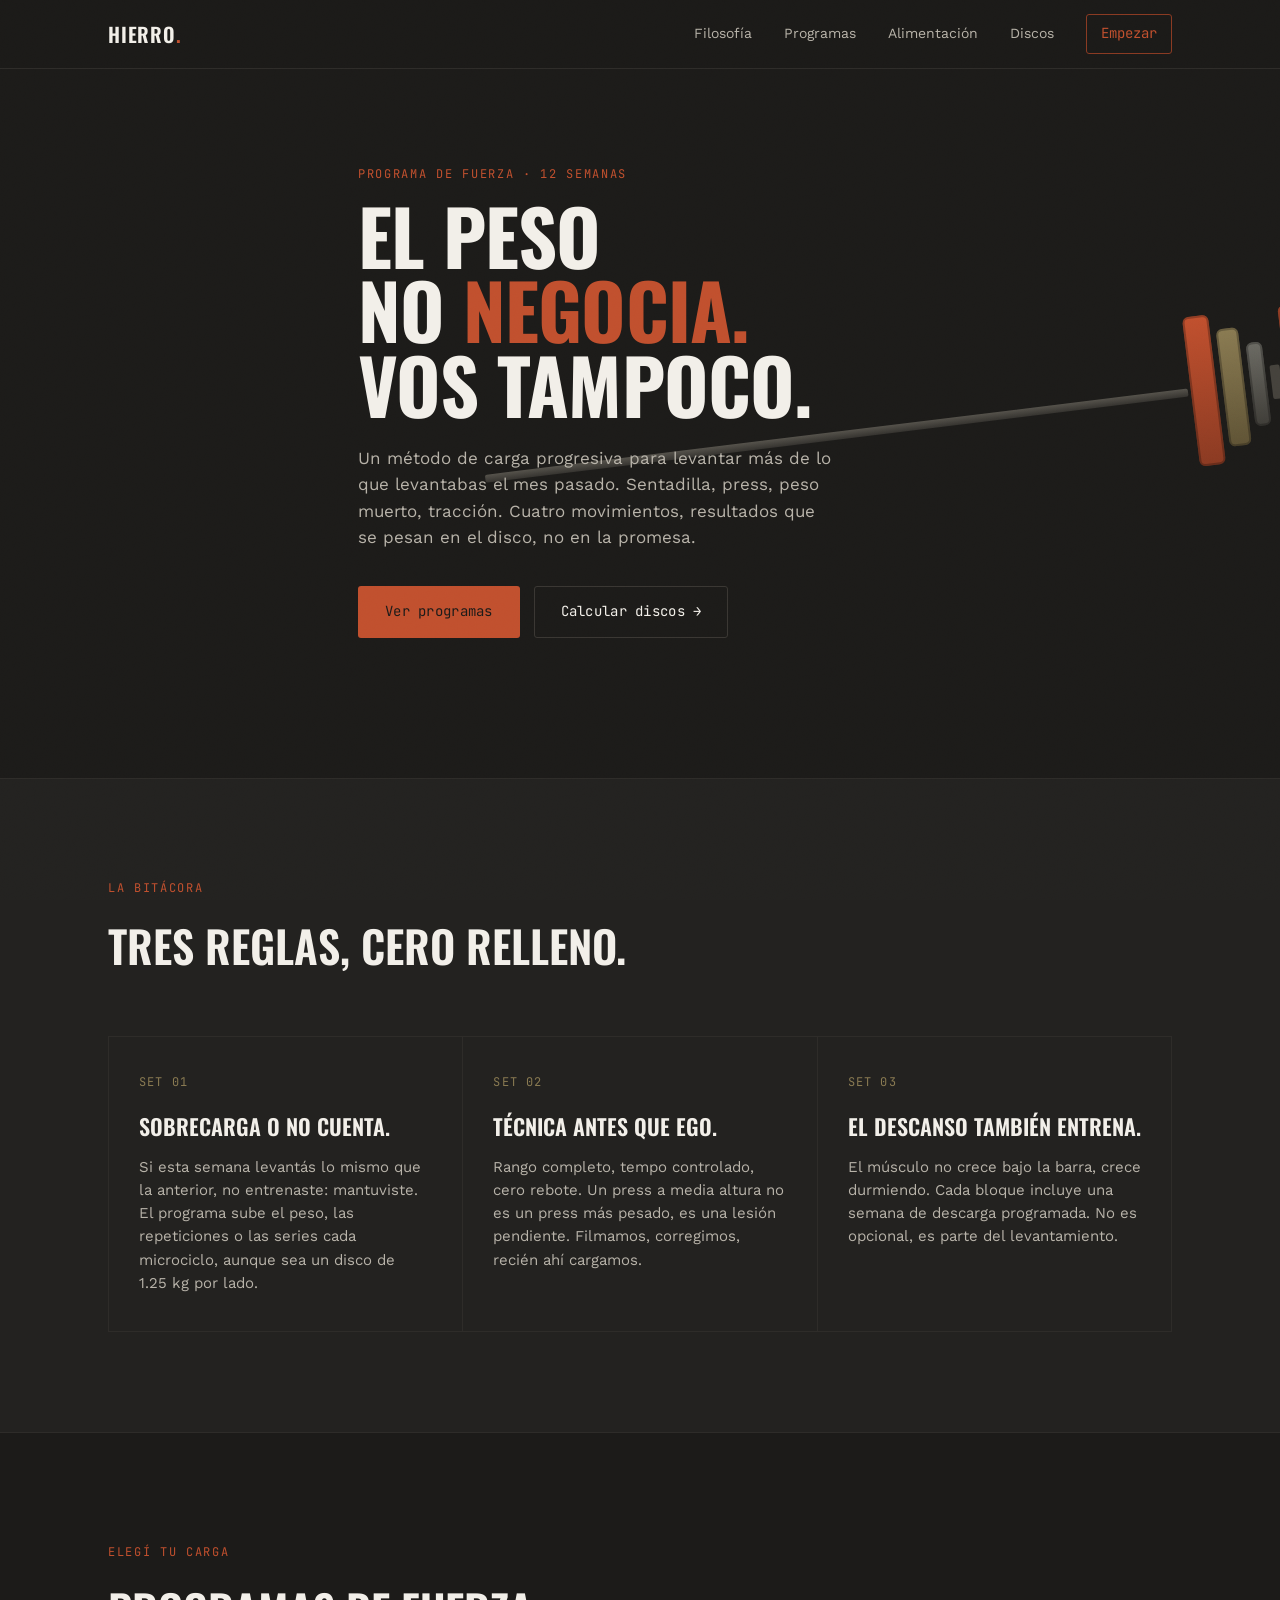
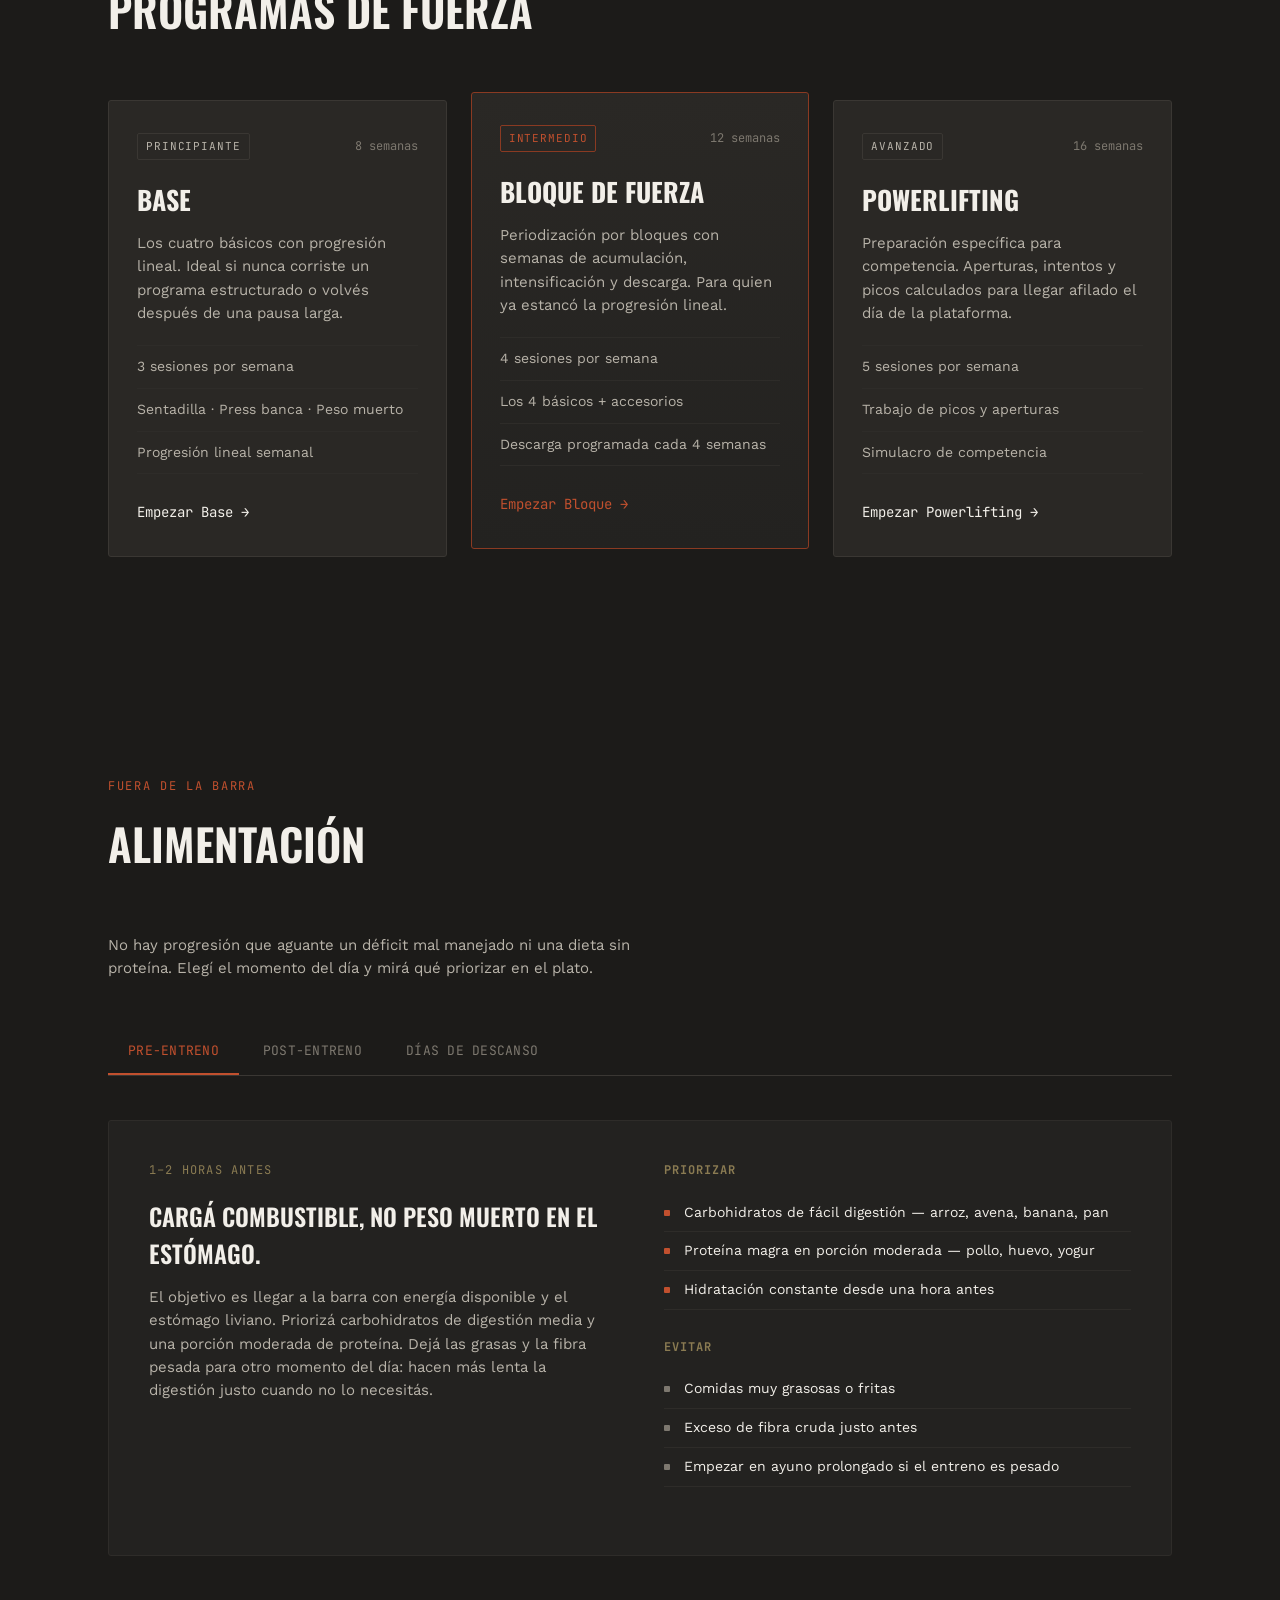
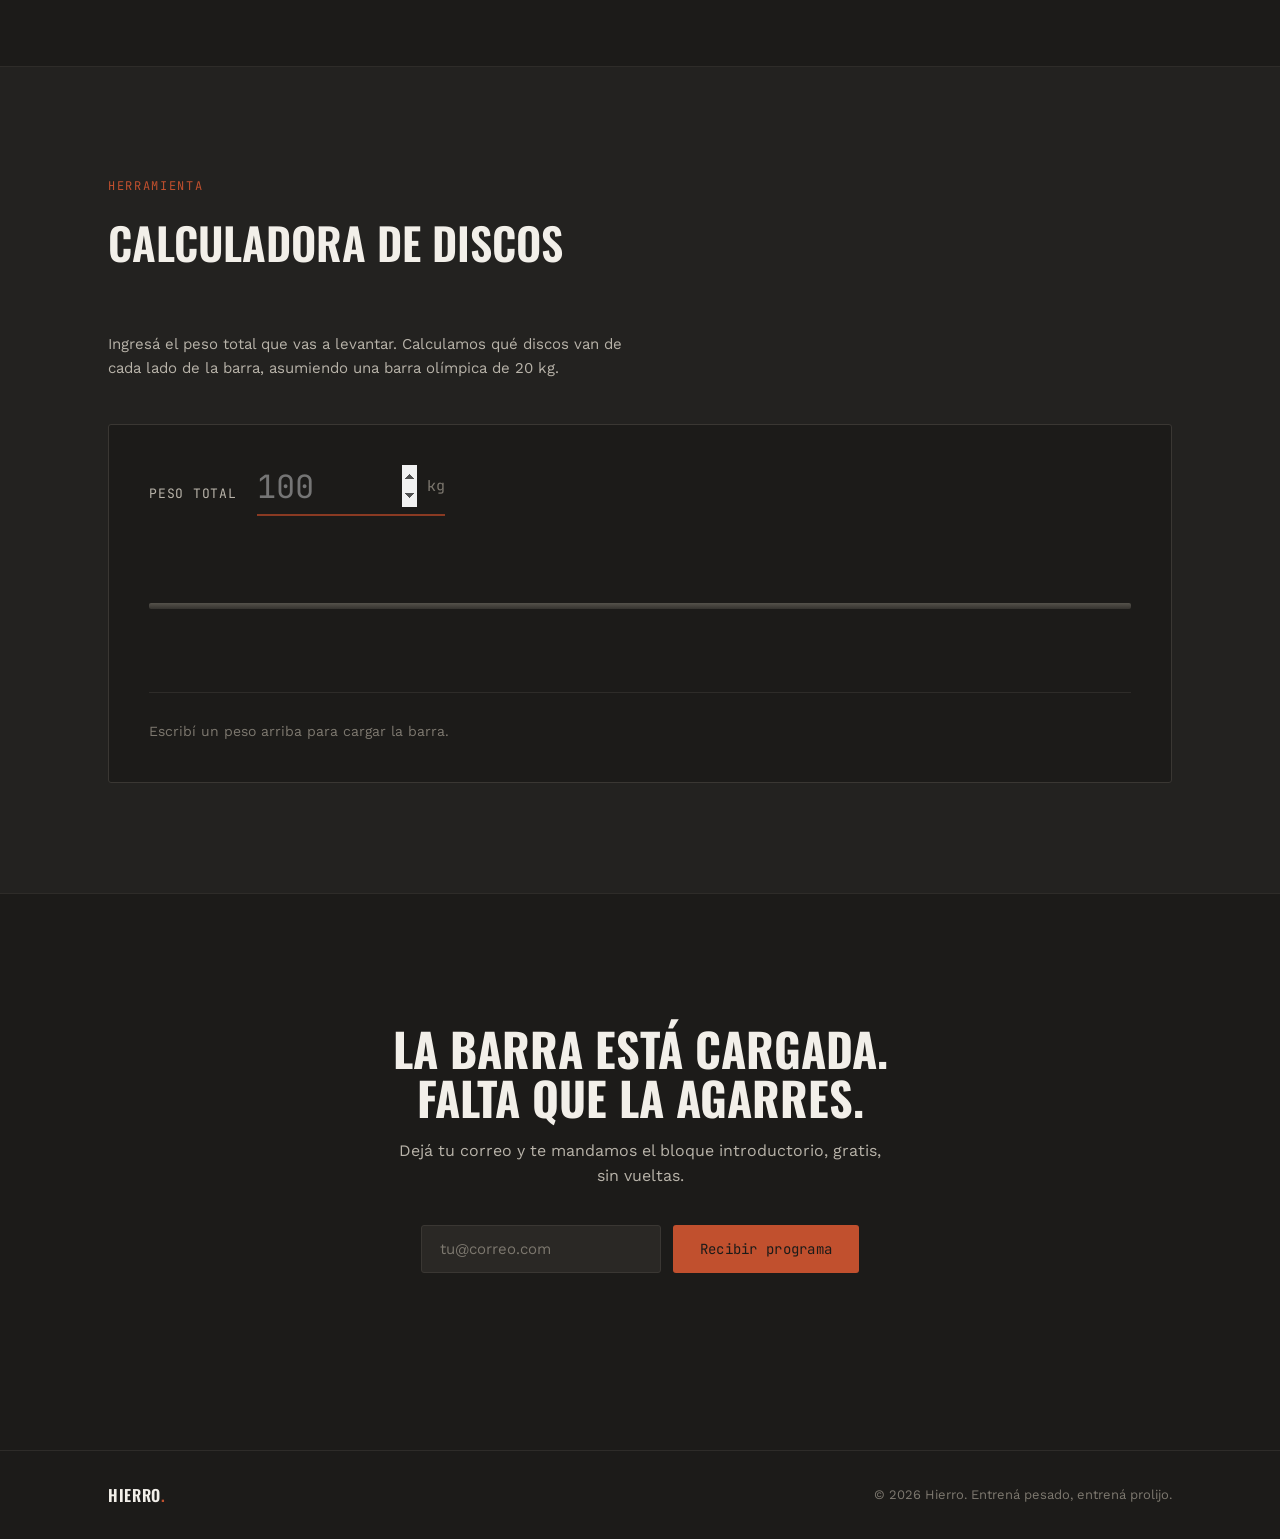
<file: docs/Semana 1/index.html>
<!doctype html>
<html lang="es">
  <head>
    <meta charset="UTF-8" />
    <meta name="viewport" content="width=device-width, initial-scale=1.0" />
    <title>HIERRO — Entrenamiento de fuerza</title>
    <meta
      name="description"
      content="Programas de fuerza progresiva. Sin atajos, sin humo. Solo hierro, series y disciplina."
    />
    <link rel="preconnect" href="https://fonts.googleapis.com" />
    <link rel="preconnect" href="https://fonts.gstatic.com" crossorigin />
    <link
      href="https://fonts.googleapis.com/css2?family=Oswald:wght@400;500;600;700&family=Work+Sans:wght@400;500;600&family=JetBrains+Mono:wght@400;500;700&display=swap"
      rel="stylesheet"
    />
    <link rel="stylesheet" href="styles.css" />
  </head>
  <body>
    <div class="grain"></div>

    <header class="site-header">
      <div class="wrap header-inner">
        <a href="#top" class="logo">HIERRO<span class="logo-dot">.</span></a>
        <nav class="nav">
          <a href="#filosofia">Filosofía</a>
          <a href="#programas">Programas</a>
          <a href="#alimentacion">Alimentación</a>
          <a href="#calculadora">Discos</a>
          <a href="#contacto" class="nav-cta">Empezar</a>
        </nav>
        <button
          class="nav-toggle"
          id="navToggle"
          aria-label="Abrir menú"
          aria-expanded="false"
        >
          <span></span><span></span><span></span>
        </button>
      </div>
    </header>

    <main id="top">
      <!-- HERO -->
      <section class="hero">
        <div class="wrap hero-inner">
          <p class="eyebrow">Programa de fuerza · 12 semanas</p>
          <h1 class="hero-title">
            El peso<br />
            no <span class="ink-rust">negocia.</span><br />
            vos tampoco.
          </h1>
          <p class="hero-sub">
            Un método de carga progresiva para levantar más de lo que levantabas
            el mes pasado. Sentadilla, press, peso muerto, tracción. Cuatro
            movimientos, resultados que se pesan en el disco, no en la promesa.
          </p>
          <div class="hero-actions">
            <a href="#programas" class="btn btn-primary">Ver programas</a>
            <a href="#calculadora" class="btn btn-ghost">Calcular discos →</a>
          </div>
        </div>

        <div class="barbell-rig" aria-hidden="true">
          <div class="bar"></div>
          <div class="sleeve sleeve-left">
            <div class="plate plate-45" style="--d: 1"></div>
            <div class="plate plate-25" style="--d: 2"></div>
            <div class="plate plate-10" style="--d: 3"></div>
            <div class="collar"></div>
          </div>
          <div class="sleeve sleeve-right">
            <div class="collar"></div>
            <div class="plate plate-10" style="--d: 3"></div>
            <div class="plate plate-25" style="--d: 2"></div>
            <div class="plate plate-45" style="--d: 1"></div>
          </div>
        </div>
      </section>

      <!-- FILOSOFIA -->
      <section class="filosofia" id="filosofia">
        <div class="wrap">
          <p class="eyebrow">La bitácora</p>
          <h2 class="section-title">Tres reglas, cero relleno.</h2>

          <div class="log">
            <article class="log-entry">
              <span class="log-mark">SET 01</span>
              <h3>Sobrecarga o no cuenta.</h3>
              <p>
                Si esta semana levantás lo mismo que la anterior, no entrenaste:
                mantuviste. El programa sube el peso, las repeticiones o las
                series cada microciclo, aunque sea un disco de 1.25&nbsp;kg por
                lado.
              </p>
            </article>
            <article class="log-entry">
              <span class="log-mark">SET 02</span>
              <h3>Técnica antes que ego.</h3>
              <p>
                Rango completo, tempo controlado, cero rebote. Un press a media
                altura no es un press más pesado, es una lesión pendiente.
                Filmamos, corregimos, recién ahí cargamos.
              </p>
            </article>
            <article class="log-entry">
              <span class="log-mark">SET 03</span>
              <h3>El descanso también entrena.</h3>
              <p>
                El músculo no crece bajo la barra, crece durmiendo. Cada bloque
                incluye una semana de descarga programada. No es opcional, es
                parte del levantamiento.
              </p>
            </article>
          </div>
        </div>
      </section>

      <!-- PROGRAMAS -->
      <section class="programas" id="programas">
        <div class="wrap">
          <p class="eyebrow">Elegí tu carga</p>
          <h2 class="section-title">Programas de fuerza</h2>

          <div class="cards">
            <article class="card">
              <div class="card-top">
                <span class="card-tag">Principiante</span>
                <span class="card-weeks">8 semanas</span>
              </div>
              <h3>Base</h3>
              <p>
                Los cuatro básicos con progresión lineal. Ideal si nunca
                corriste un programa estructurado o volvés después de una pausa
                larga.
              </p>
              <ul class="card-list">
                <li>3 sesiones por semana</li>
                <li>Sentadilla · Press banca · Peso muerto</li>
                <li>Progresión lineal semanal</li>
              </ul>
              <a href="#contacto" class="card-link">Empezar Base →</a>
            </article>

            <article class="card card-featured">
              <div class="card-top">
                <span class="card-tag card-tag-rust">Intermedio</span>
                <span class="card-weeks">12 semanas</span>
              </div>
              <h3>Bloque de Fuerza</h3>
              <p>
                Periodización por bloques con semanas de acumulación,
                intensificación y descarga. Para quien ya estancó la progresión
                lineal.
              </p>
              <ul class="card-list">
                <li>4 sesiones por semana</li>
                <li>Los 4 básicos + accesorios</li>
                <li>Descarga programada cada 4 semanas</li>
              </ul>
              <a href="#contacto" class="card-link card-link-rust"
                >Empezar Bloque →</a
              >
            </article>

            <article class="card">
              <div class="card-top">
                <span class="card-tag">Avanzado</span>
                <span class="card-weeks">16 semanas</span>
              </div>
              <h3>Powerlifting</h3>
              <p>
                Preparación específica para competencia. Aperturas, intentos y
                picos calculados para llegar afilado el día de la plataforma.
              </p>
              <ul class="card-list">
                <li>5 sesiones por semana</li>
                <li>Trabajo de picos y aperturas</li>
                <li>Simulacro de competencia</li>
              </ul>
              <a href="#contacto" class="card-link">Empezar Powerlifting →</a>
            </article>
          </div>
        </div>
      </section>

      <!-- ALIMENTACIÓN -->
      <section class="alimentacion" id="alimentacion">
        <div class="wrap">
          <p class="eyebrow">Fuera de la barra</p>
          <h2 class="section-title">Alimentación</h2>
          <p class="alim-sub">
            No hay progresión que aguante un déficit mal manejado ni una dieta
            sin proteína. Elegí el momento del día y mirá qué priorizar en el
            plato.
          </p>

          <div
            class="nutri-tabs"
            role="tablist"
            aria-label="Momentos de alimentación"
          >
            <button
              class="nutri-tab active"
              role="tab"
              aria-selected="true"
              aria-controls="panel-pre"
              id="tab-pre"
              data-target="panel-pre"
            >
              Pre-entreno
            </button>
            <button
              class="nutri-tab"
              role="tab"
              aria-selected="false"
              aria-controls="panel-post"
              id="tab-post"
              data-target="panel-post"
            >
              Post-entreno
            </button>
            <button
              class="nutri-tab"
              role="tab"
              aria-selected="false"
              aria-controls="panel-descanso"
              id="tab-descanso"
              data-target="panel-descanso"
            >
              Días de descanso
            </button>
          </div>

          <div class="nutri-panels">
            <div
              class="nutri-panel active"
              id="panel-pre"
              role="tabpanel"
              aria-labelledby="tab-pre"
            >
              <div class="nutri-panel-grid">
                <div class="nutri-col">
                  <span class="log-mark">1–2 HORAS ANTES</span>
                  <h3>Cargá combustible, no peso muerto en el estómago.</h3>
                  <p>
                    El objetivo es llegar a la barra con energía disponible y el
                    estómago liviano. Priorizá carbohidratos de digestión media
                    y una porción moderada de proteína. Dejá las grasas y la
                    fibra pesada para otro momento del día: hacen más lenta la
                    digestión justo cuando no lo necesitás.
                  </p>
                </div>
                <div class="nutri-col">
                  <h4>Priorizar</h4>
                  <ul class="nutri-list">
                    <li>
                      Carbohidratos de fácil digestión — arroz, avena, banana,
                      pan
                    </li>
                    <li>
                      Proteína magra en porción moderada — pollo, huevo, yogur
                    </li>
                    <li>Hidratación constante desde una hora antes</li>
                  </ul>
                  <h4>Evitar</h4>
                  <ul class="nutri-list nutri-list-avoid">
                    <li>Comidas muy grasosas o fritas</li>
                    <li>Exceso de fibra cruda justo antes</li>
                    <li>Empezar en ayuno prolongado si el entreno es pesado</li>
                  </ul>
                </div>
              </div>
            </div>

            <div
              class="nutri-panel"
              id="panel-post"
              role="tabpanel"
              aria-labelledby="tab-post"
              hidden
            >
              <div class="nutri-panel-grid">
                <div class="nutri-col">
                  <span class="log-mark">DENTRO DE LAS 2 HORAS</span>
                  <h3>La sesión rompe fibra, la comida la reconstruye.</h3>
                  <p>
                    Después de entrenar el cuerpo está listo para reponer
                    glucógeno y reparar tejido. No hace falta un batido
                    corriendo al vestuario, pero sí una comida completa dentro
                    de las dos horas siguientes, con proteína de buena calidad y
                    carbohidratos que repongan lo que se gastó en la sesión.
                  </p>
                </div>
                <div class="nutri-col">
                  <h4>Priorizar</h4>
                  <ul class="nutri-list">
                    <li>
                      Proteína completa — carne, pescado, huevo, legumbres +
                      cereal
                    </li>
                    <li>
                      Carbohidratos para reponer glucógeno — papa, arroz, fruta
                    </li>
                    <li>Reposición de líquidos y electrolitos</li>
                  </ul>
                  <h4>Evitar</h4>
                  <ul class="nutri-list nutri-list-avoid">
                    <li>
                      Saltear la comida siguiente esperando "compensar" calorías
                    </li>
                    <li>
                      Alcohol en las horas inmediatas — interfiere con la
                      recuperación
                    </li>
                  </ul>
                </div>
              </div>
            </div>

            <div
              class="nutri-panel"
              id="panel-descanso"
              role="tabpanel"
              aria-labelledby="tab-descanso"
              hidden
            >
              <div class="nutri-panel-grid">
                <div class="nutri-col">
                  <span class="log-mark">SIN SESIÓN HOY</span>
                  <h3>El día libre también construye fuerza.</h3>
                  <p>
                    Los días sin entreno no son días de aflojar con la comida:
                    son cuando el cuerpo repara lo que rompiste en la sesión
                    anterior. Mantené la proteína estable a lo largo del día y
                    ajustá los carbohidratos un poco a la baja si el gasto de
                    energía fue menor, sin volverte obsesivo con el número.
                  </p>
                </div>
                <div class="nutri-col">
                  <h4>Priorizar</h4>
                  <ul class="nutri-list">
                    <li>
                      Proteína repartida en 3–4 comidas, no toda de una vez
                    </li>
                    <li>
                      Vegetales y fibra — el día libre es para lo que no
                      priorizaste antes
                    </li>
                    <li>
                      Sueño y agua, tan parte de la dieta como la comida misma
                    </li>
                  </ul>
                  <h4>Evitar</h4>
                  <ul class="nutri-list nutri-list-avoid">
                    <li>Pasar el día entero sin comer "porque no entrené"</li>
                    <li>
                      Recortar tanto que llegás a la próxima sesión sin reservas
                    </li>
                  </ul>
                </div>
              </div>
            </div>
          </div>
        </div>
      </section>

      <!-- CALCULADORA DE DISCOS -->
      <section class="calculadora" id="calculadora">
        <div class="wrap">
          <p class="eyebrow">Herramienta</p>
          <h2 class="section-title">Calculadora de discos</h2>
          <p class="calc-sub">
            Ingresá el peso total que vas a levantar. Calculamos qué discos van
            de cada lado de la barra, asumiendo una barra olímpica de
            20&nbsp;kg.
          </p>

          <div class="calc-box">
            <div class="calc-input-row">
              <label for="targetWeight">Peso total</label>
              <div class="calc-input-wrap">
                <input
                  type="number"
                  id="targetWeight"
                  inputmode="decimal"
                  placeholder="100"
                  min="20"
                  step="2.5"
                />
                <span class="calc-unit">kg</span>
              </div>
            </div>

            <div class="calc-visual" id="calcVisual" aria-hidden="true">
              <div class="calc-bar-line"></div>
            </div>

            <div class="calc-result" id="calcResult">
              <p class="calc-hint">
                Escribí un peso arriba para cargar la barra.
              </p>
            </div>
          </div>
        </div>
      </section>

      <!-- CTA / CONTACTO -->
      <section class="cta" id="contacto">
        <div class="wrap cta-inner">
          <h2 class="cta-title">
            La barra está cargada.<br />Falta que la agarres.
          </h2>
          <p class="cta-sub">
            Dejá tu correo y te mandamos el bloque introductorio, gratis, sin
            vueltas.
          </p>
          <form class="cta-form" id="ctaForm">
            <input
              type="email"
              id="ctaEmail"
              placeholder="tu@correo.com"
              required
              aria-label="Correo electrónico"
            />
            <button type="submit" class="btn btn-primary">
              Recibir programa
            </button>
          </form>
          <p class="cta-note" id="ctaNote" aria-live="polite"></p>
        </div>
      </section>
    </main>

    <footer class="site-footer">
      <div class="wrap footer-inner">
        <span class="logo logo-small"
          >HIERRO<span class="logo-dot">.</span></span
        >
        <p>
          © <span id="year"></span> Hierro. Entrená pesado, entrená prolijo.
        </p>
      </div>
    </footer>

    <script src="script.js"></script>
  </body>
</html>
</file>
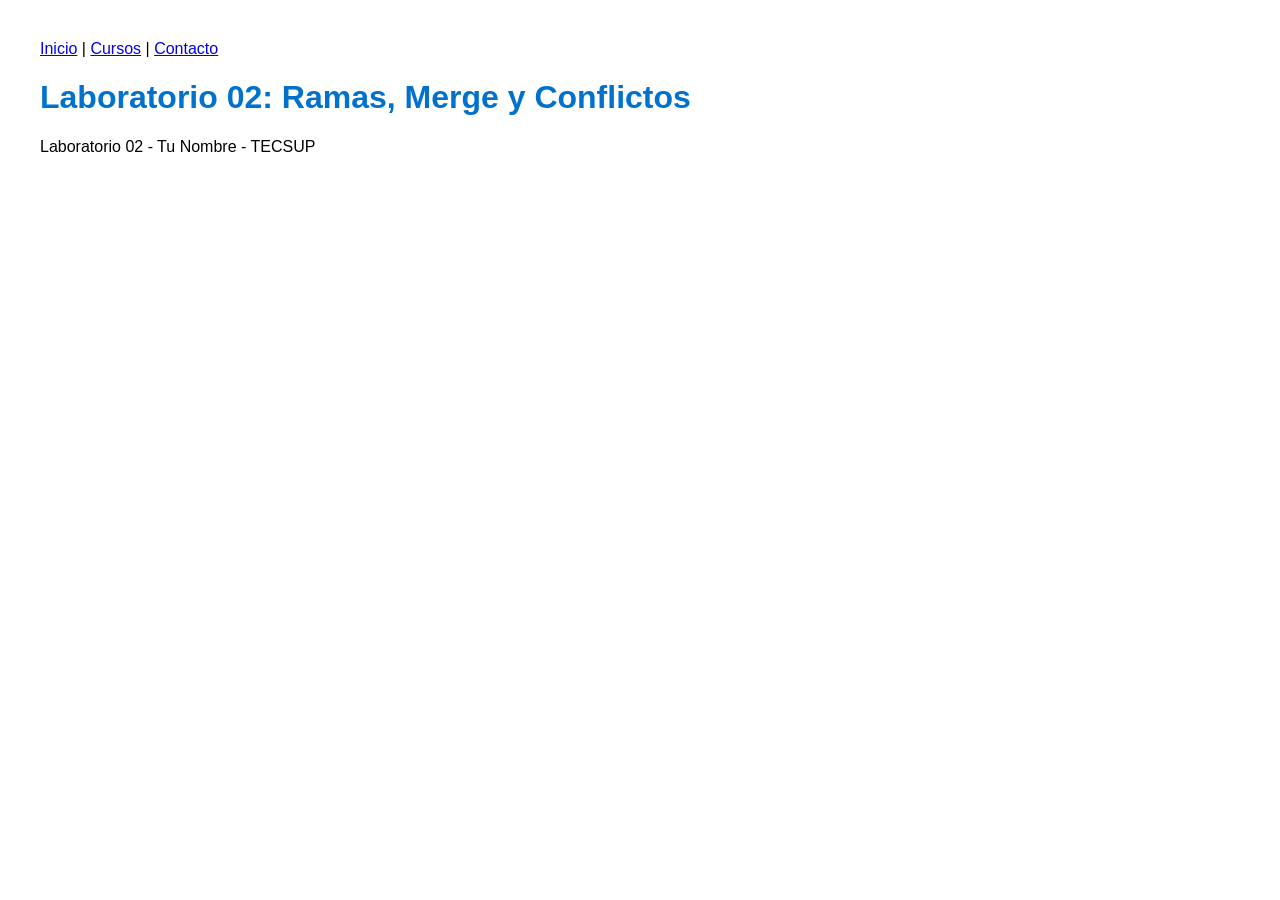
<file: docs/Semana 2/index.html>
<!doctype html>
<html lang="es">
  <head>
    <meta charset="UTF-8" />
    <title>Lab 02 - Ramas y Merge</title>
    <link rel="stylesheet" href="estilos.css" />
  </head>
  <body>
    <nav>
      <a href="#">Inicio</a> | <a href="#">Cursos</a> | <a href="#">Contacto</a>
    </nav>
    <h1>Laboratorio 02: Ramas, Merge y Conflictos</h1>
    <footer>
      <p>Laboratorio 02 - Tu Nombre - TECSUP</p>
    </footer>
  </body>
</html>
</file>
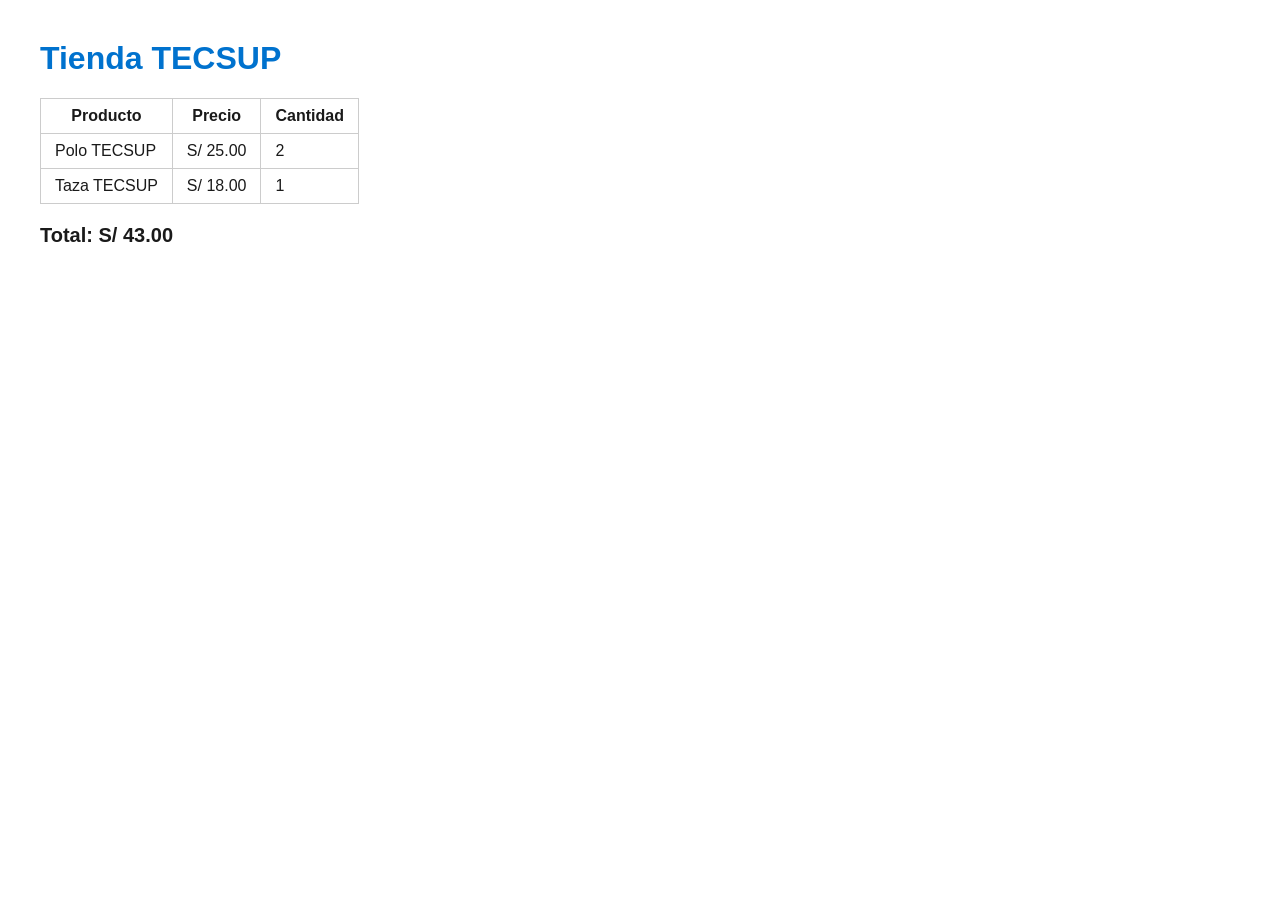
<file: docs/Semana 3/index.html>
<!doctype html>
<html lang="es">
  <head>
    <meta charset="UTF-8" />
    <title>Tienda TECSUP</title>
    <link rel="stylesheet" href="estilos.css" />
  </head>
  <body>
    <h1>Tienda TECSUP</h1>
    <table>
      <tr>
        <th>Producto</th>
        <th>Precio</th>
        <th>Cantidad</th>
      </tr>
      <tr>
        <td>Polo TECSUP</td>
        <td>S/ 25.00</td>
        <td>2</td>
      </tr>
      <tr>
        <td>Taza TECSUP</td>
        <td>S/ 18.00</td>
        <td>1</td>
      </tr>
    </table>
    <p id="total">Total: S/ 0.00</p>
    <script src="script.js"></script>
  </body>
</html>
</file>
<file: docs/Semana 1/styles.css>
/* ==========================================================================
   HIERRO — Design tokens
   ========================================================================== */
:root {
  --bg: #1c1b19;
  --bg-alt: #232220;
  --bg-raised: #2a2825;
  --ink: #f2efe9;
  --ink-dim: #b8b3a9;
  --ink-faint: #7d786f;
  --rust: #c1502e;
  --rust-dim: #8a3a22;
  --brass: #8a7b52;
  --line: #3a3733;
  --line-soft: #2e2c29;

  --font-display: "Oswald", "Arial Narrow", sans-serif;
  --font-body: "Work Sans", -apple-system, sans-serif;
  --font-mono: "JetBrains Mono", ui-monospace, monospace;

  --wrap: 1120px;
  --radius: 3px;
}

* {
  box-sizing: border-box;
}

html {
  scroll-behavior: smooth;
}

@media (prefers-reduced-motion: reduce) {
  html {
    scroll-behavior: auto;
  }
  *,
  *::before,
  *::after {
    animation-duration: 0.001ms !important;
    animation-iteration-count: 1 !important;
    transition-duration: 0.001ms !important;
  }
}

body {
  margin: 0;
  background: var(--bg);
  color: var(--ink);
  font-family: var(--font-body);
  font-size: 16px;
  line-height: 1.55;
  -webkit-font-smoothing: antialiased;
}

.wrap {
  max-width: var(--wrap);
  margin: 0 auto;
  padding: 0 28px;
}

a {
  color: inherit;
}

img {
  max-width: 100%;
  display: block;
}

/* Focus visibility */
a:focus-visible,
button:focus-visible,
input:focus-visible {
  outline: 2px solid var(--rust);
  outline-offset: 3px;
}

/* Fine film-grain texture over the whole page */
.grain {
  position: fixed;
  inset: 0;
  pointer-events: none;
  z-index: 999;
  opacity: 0.035;
  mix-blend-mode: overlay;
  background-image: url("data:image/svg+xml,%3Csvg xmlns='http://www.w3.org/2000/svg' width='120' height='120'%3E%3Cfilter id='n'%3E%3CfeTurbulence type='fractalNoise' baseFrequency='0.9' numOctaves='2' stitchTiles='stitch'/%3E%3C/filter%3E%3Crect width='100%25' height='100%25' filter='url(%23n)'/%3E%3C/svg%3E");
}

.eyebrow {
  font-family: var(--font-mono);
  font-size: 12px;
  letter-spacing: 0.14em;
  text-transform: uppercase;
  color: var(--rust);
  margin: 0 0 14px;
}

.ink-rust {
  color: var(--rust);
}

/* ==========================================================================
   Header
   ========================================================================== */
.site-header {
  position: sticky;
  top: 0;
  z-index: 100;
  background: rgba(28, 27, 25, 0.9);
  backdrop-filter: blur(8px);
  border-bottom: 1px solid var(--line-soft);
}

.header-inner {
  display: flex;
  align-items: center;
  justify-content: space-between;
  height: 68px;
}

.logo {
  font-family: var(--font-display);
  font-weight: 600;
  font-size: 20px;
  letter-spacing: 0.04em;
  text-transform: uppercase;
  text-decoration: none;
  color: var(--ink);
}
.logo-dot {
  color: var(--rust);
}
.logo-small {
  font-size: 16px;
}

.nav {
  display: flex;
  align-items: center;
  gap: 32px;
}

.nav a {
  text-decoration: none;
  font-size: 14px;
  color: var(--ink-dim);
  transition: color 0.15s ease;
}
.nav a:hover {
  color: var(--ink);
}

.nav-cta {
  font-family: var(--font-mono);
  color: var(--rust) !important;
  border: 1px solid var(--rust-dim);
  padding: 8px 14px;
  border-radius: var(--radius);
}
.nav-cta:hover {
  background: var(--rust);
  color: var(--bg) !important;
}

.nav-toggle {
  display: none;
  flex-direction: column;
  gap: 5px;
  background: none;
  border: 0;
  cursor: pointer;
  padding: 8px;
}
.nav-toggle span {
  width: 22px;
  height: 2px;
  background: var(--ink);
}

/* ==========================================================================
   Hero
   ========================================================================== */
.hero {
  position: relative;
  padding: 96px 0 140px;
  overflow: hidden;
}

.hero-inner {
  position: relative;
  z-index: 2;
  max-width: 620px;
}

.hero-title {
  font-family: var(--font-display);
  font-weight: 700;
  font-size: clamp(44px, 7vw, 76px);
  line-height: 0.98;
  letter-spacing: -0.01em;
  text-transform: uppercase;
  margin: 0 0 24px;
}

.hero-sub {
  font-size: 17px;
  color: var(--ink-dim);
  max-width: 480px;
  margin: 0 0 36px;
}

.hero-actions {
  display: flex;
  gap: 14px;
  flex-wrap: wrap;
}

.btn {
  display: inline-block;
  font-family: var(--font-mono);
  font-size: 14px;
  letter-spacing: 0.02em;
  text-decoration: none;
  padding: 14px 26px;
  border-radius: var(--radius);
  border: 1px solid transparent;
  cursor: pointer;
  transition:
    transform 0.15s ease,
    background 0.15s ease,
    border-color 0.15s ease;
}
.btn:hover {
  transform: translateY(-1px);
}

.btn-primary {
  background: var(--rust);
  color: var(--bg);
}
.btn-primary:hover {
  background: #d2653f;
}

.btn-ghost {
  background: transparent;
  border-color: var(--line);
  color: var(--ink);
}
.btn-ghost:hover {
  border-color: var(--rust);
  color: var(--rust);
}

/* Barbell rig — signature hero element */
.barbell-rig {
  position: absolute;
  top: 50%;
  right: -8%;
  transform: translateY(-50%) rotate(-7deg);
  display: flex;
  align-items: center;
  z-index: 1;
  width: 900px;
  max-width: 130vw;
}

.bar {
  height: 8px;
  flex: 1;
  background: linear-gradient(180deg, #55524b, #35332f);
  border-radius: 2px;
}

.sleeve {
  display: flex;
  align-items: center;
}
.sleeve-right {
  flex-direction: row-reverse;
}

.collar {
  width: 10px;
  height: 34px;
  background: #45423c;
  border-radius: 2px;
  margin: 0 2px;
}

.plate {
  border-radius: 6px;
  background: linear-gradient(180deg, var(--rust) 0%, var(--rust-dim) 100%);
  box-shadow: inset 0 0 0 2px rgba(0, 0, 0, 0.25);
  margin: 0 3px;
  opacity: 0;
  animation: plateLoad 0.6s ease forwards;
  animation-delay: calc(var(--d) * 0.12s);
}
.plate-45 {
  width: 26px;
  height: 150px;
}
.plate-25 {
  width: 22px;
  height: 118px;
  background: linear-gradient(180deg, var(--brass), #5f5335);
}
.plate-10 {
  width: 16px;
  height: 84px;
  background: linear-gradient(180deg, #6b6a63, #3f3d38);
}

@keyframes plateLoad {
  from {
    opacity: 0;
    transform: translateX(30px) scaleY(0.85);
  }
  to {
    opacity: 1;
    transform: translateX(0) scaleY(1);
  }
}

@media (max-width: 900px) {
  .barbell-rig {
    display: none;
  }
}

/* ==========================================================================
   Filosofía — training log
   ========================================================================== */
.filosofia {
  padding: 100px 0;
  background: var(--bg-alt);
  border-top: 1px solid var(--line-soft);
  border-bottom: 1px solid var(--line-soft);
}

.section-title {
  font-family: var(--font-display);
  font-weight: 600;
  font-size: clamp(30px, 4vw, 44px);
  text-transform: uppercase;
  margin: 0 0 56px;
  max-width: 640px;
}

.log {
  display: grid;
  grid-template-columns: repeat(3, 1fr);
  gap: 1px;
  background: var(--line-soft);
  border: 1px solid var(--line-soft);
}

.log-entry {
  background: var(--bg-alt);
  padding: 36px 30px;
}

.log-mark {
  display: block;
  font-family: var(--font-mono);
  font-size: 12px;
  color: var(--brass);
  letter-spacing: 0.1em;
  margin-bottom: 18px;
}

.log-entry h3 {
  font-family: var(--font-display);
  font-size: 22px;
  text-transform: uppercase;
  margin: 0 0 12px;
  font-weight: 600;
}

.log-entry p {
  color: var(--ink-dim);
  font-size: 15px;
  margin: 0;
}

@media (max-width: 800px) {
  .log {
    grid-template-columns: 1fr;
  }
}

/* ==========================================================================
   Programas — cards
   ========================================================================== */
.programas {
  padding: 110px 0;
}

.cards {
  display: grid;
  grid-template-columns: repeat(3, 1fr);
  gap: 24px;
}

.card {
  background: var(--bg-raised);
  border: 1px solid var(--line);
  border-radius: var(--radius);
  padding: 32px 28px;
  display: flex;
  flex-direction: column;
}

.card-featured {
  border-color: var(--rust-dim);
  background: linear-gradient(180deg, var(--bg-raised), var(--bg-alt));
  transform: translateY(-8px);
}

.card-top {
  display: flex;
  justify-content: space-between;
  align-items: center;
  margin-bottom: 20px;
}

.card-tag {
  font-family: var(--font-mono);
  font-size: 11px;
  letter-spacing: 0.08em;
  text-transform: uppercase;
  color: var(--ink-dim);
  border: 1px solid var(--line);
  border-radius: 2px;
  padding: 4px 8px;
}
.card-tag-rust {
  color: var(--rust);
  border-color: var(--rust-dim);
}

.card-weeks {
  font-family: var(--font-mono);
  font-size: 12px;
  color: var(--ink-faint);
}

.card h3 {
  font-family: var(--font-display);
  font-size: 26px;
  text-transform: uppercase;
  margin: 0 0 12px;
}

.card p {
  color: var(--ink-dim);
  font-size: 15px;
  margin: 0 0 20px;
}

.card-list {
  list-style: none;
  padding: 0;
  margin: 0 0 28px;
  font-size: 14px;
  color: var(--ink-dim);
  border-top: 1px solid var(--line-soft);
}

.card-list li {
  padding: 10px 0;
  border-bottom: 1px solid var(--line-soft);
}

.card-link {
  margin-top: auto;
  font-family: var(--font-mono);
  font-size: 14px;
  text-decoration: none;
  color: var(--ink);
}
.card-link:hover {
  color: var(--rust);
}
.card-link-rust {
  color: var(--rust);
}

@media (max-width: 900px) {
  .cards {
    grid-template-columns: 1fr;
  }
  .card-featured {
    transform: none;
  }
}

/* ==========================================================================
   Alimentación — sub-pestañas
   ========================================================================== */
.alimentacion {
  padding: 110px 0;
}

.alim-sub {
  color: var(--ink-dim);
  max-width: 560px;
  margin: 0 0 48px;
  font-size: 15px;
}

.nutri-tabs {
  display: flex;
  gap: 4px;
  border-bottom: 1px solid var(--line);
  margin-bottom: 44px;
  overflow-x: auto;
}

.nutri-tab {
  font-family: var(--font-mono);
  font-size: 13px;
  letter-spacing: 0.02em;
  text-transform: uppercase;
  background: transparent;
  border: 0;
  border-bottom: 2px solid transparent;
  color: var(--ink-faint);
  padding: 14px 20px;
  cursor: pointer;
  white-space: nowrap;
  transition:
    color 0.15s ease,
    border-color 0.15s ease;
}

.nutri-tab:hover {
  color: var(--ink);
}

.nutri-tab.active {
  color: var(--rust);
  border-bottom-color: var(--rust);
}

.nutri-panel {
  display: none;
}
.nutri-panel.active {
  display: block;
  animation: panelFade 0.35s ease;
}

@keyframes panelFade {
  from {
    opacity: 0;
    transform: translateY(6px);
  }
  to {
    opacity: 1;
    transform: translateY(0);
  }
}

.nutri-panel-grid {
  display: grid;
  grid-template-columns: 1fr 1fr;
  gap: 48px;
  background: var(--bg-alt);
  border: 1px solid var(--line-soft);
  border-radius: var(--radius);
  padding: 40px;
}

.nutri-col h3 {
  font-family: var(--font-display);
  font-size: 24px;
  text-transform: uppercase;
  margin: 14px 0 14px;
  font-weight: 600;
}

.nutri-col p {
  color: var(--ink-dim);
  font-size: 15px;
  margin: 0;
}

.nutri-col h4 {
  font-family: var(--font-mono);
  font-size: 12px;
  letter-spacing: 0.08em;
  text-transform: uppercase;
  color: var(--brass);
  margin: 0 0 14px;
}

.nutri-list {
  list-style: none;
  padding: 0;
  margin: 0 0 28px;
  font-size: 14px;
  color: var(--ink);
}

.nutri-list li {
  position: relative;
  padding: 8px 0 8px 20px;
  border-bottom: 1px solid var(--line-soft);
}

.nutri-list li::before {
  content: "";
  position: absolute;
  left: 0;
  top: 16px;
  width: 6px;
  height: 6px;
  background: var(--rust);
  border-radius: 1px;
}

.nutri-list-avoid li::before {
  background: var(--ink-faint);
}

@media (max-width: 800px) {
  .nutri-panel-grid {
    grid-template-columns: 1fr;
    gap: 28px;
    padding: 28px;
  }
  .nutri-tabs {
    gap: 0;
  }
}

/* ==========================================================================
   Calculadora de discos
   ========================================================================== */
.calculadora {
  padding: 110px 0;
  background: var(--bg-alt);
  border-top: 1px solid var(--line-soft);
  border-bottom: 1px solid var(--line-soft);
}

.calc-sub {
  color: var(--ink-dim);
  max-width: 520px;
  margin: 0 0 44px;
  font-size: 15px;
}

.calc-box {
  background: var(--bg);
  border: 1px solid var(--line);
  border-radius: var(--radius);
  padding: 40px;
}

.calc-input-row {
  display: flex;
  align-items: baseline;
  gap: 20px;
  margin-bottom: 40px;
  flex-wrap: wrap;
}

.calc-input-row label {
  font-family: var(--font-mono);
  font-size: 13px;
  color: var(--ink-dim);
  text-transform: uppercase;
  letter-spacing: 0.06em;
}

.calc-input-wrap {
  display: flex;
  align-items: center;
  gap: 10px;
  border-bottom: 2px solid var(--rust-dim);
  padding-bottom: 6px;
}

#targetWeight {
  background: transparent;
  border: 0;
  color: var(--ink);
  font-family: var(--font-mono);
  font-size: 32px;
  width: 160px;
  padding: 0;
}
#targetWeight:focus {
  outline: none;
}
#targetWeight::-webkit-outer-spin-button,
#targetWeight::-webkit-inner-spin-button {
  opacity: 1;
}

.calc-unit {
  font-family: var(--font-mono);
  color: var(--ink-faint);
  font-size: 15px;
}

.calc-visual {
  position: relative;
  height: 100px;
  display: flex;
  align-items: center;
  justify-content: center;
  margin-bottom: 36px;
}

.calc-bar-line {
  position: absolute;
  left: 0;
  right: 0;
  top: 50%;
  height: 6px;
  transform: translateY(-50%);
  background: linear-gradient(180deg, #55524b, #35332f);
  border-radius: 2px;
}

.calc-plate-stack {
  position: relative;
  z-index: 2;
  display: flex;
  align-items: center;
}

.calc-plate {
  border-radius: 5px;
  margin: 0 2px;
  box-shadow: inset 0 0 0 2px rgba(0, 0, 0, 0.25);
  flex-shrink: 0;
}

.calc-result {
  border-top: 1px solid var(--line-soft);
  padding-top: 28px;
}

.calc-hint {
  color: var(--ink-faint);
  font-size: 14px;
  margin: 0;
}

.calc-side {
  display: flex;
  justify-content: space-between;
  gap: 32px;
  flex-wrap: wrap;
}

.calc-side-block h4 {
  font-family: var(--font-mono);
  font-size: 12px;
  text-transform: uppercase;
  letter-spacing: 0.08em;
  color: var(--brass);
  margin: 0 0 12px;
}

.calc-chip-row {
  display: flex;
  gap: 8px;
  flex-wrap: wrap;
}

.calc-chip {
  font-family: var(--font-mono);
  font-size: 13px;
  background: var(--bg-raised);
  border: 1px solid var(--line);
  color: var(--ink);
  padding: 6px 12px;
  border-radius: 2px;
}

.calc-total {
  margin-top: 24px;
  font-family: var(--font-mono);
  font-size: 14px;
  color: var(--ink-dim);
}
.calc-total strong {
  color: var(--ink);
}

.calc-warn {
  color: var(--rust);
  font-size: 14px;
  margin: 0;
}

/* ==========================================================================
   CTA
   ========================================================================== */
.cta {
  padding: 130px 0;
  text-align: center;
}

.cta-inner {
  max-width: 560px;
  margin: 0 auto;
}

.cta-title {
  font-family: var(--font-display);
  font-size: clamp(30px, 4.5vw, 46px);
  text-transform: uppercase;
  line-height: 1.05;
  margin: 0 0 18px;
}

.cta-sub {
  color: var(--ink-dim);
  margin: 0 0 36px;
}

.cta-form {
  display: flex;
  gap: 12px;
  justify-content: center;
  flex-wrap: wrap;
}

.cta-form input {
  font-family: var(--font-body);
  font-size: 15px;
  background: var(--bg-raised);
  border: 1px solid var(--line);
  border-radius: var(--radius);
  color: var(--ink);
  padding: 14px 18px;
  min-width: 240px;
}
.cta-form input::placeholder {
  color: var(--ink-faint);
}

.cta-note {
  margin-top: 16px;
  font-family: var(--font-mono);
  font-size: 13px;
  color: var(--brass);
  min-height: 18px;
}

/* ==========================================================================
   Footer
   ========================================================================== */
.site-footer {
  border-top: 1px solid var(--line-soft);
  padding: 32px 0;
}

.footer-inner {
  display: flex;
  justify-content: space-between;
  align-items: center;
  flex-wrap: wrap;
  gap: 12px;
}

.footer-inner p {
  color: var(--ink-faint);
  font-size: 13px;
  margin: 0;
}

/* ==========================================================================
   Mobile nav
   ========================================================================== */
@media (max-width: 720px) {
  .nav {
    position: fixed;
    top: 68px;
    left: 0;
    right: 0;
    background: var(--bg);
    border-bottom: 1px solid var(--line-soft);
    flex-direction: column;
    align-items: flex-start;
    gap: 0;
    padding: 8px 28px 20px;
    transform: translateY(-140%);
    transition: transform 0.25s ease;
  }
  .nav.open {
    transform: translateY(0);
  }
  .nav a {
    padding: 14px 0;
    width: 100%;
    border-bottom: 1px solid var(--line-soft);
  }
  .nav-cta {
    margin-top: 12px;
    text-align: center;
  }
  .nav-toggle {
    display: flex;
  }
}
</file>
<file: docs/Semana 2/estilos.css>
body {
  font-family: Arial, sans-serif;
  margin: 40px;
}

h1 {
  color: #0072ce;
}
</file>
<file: docs/Semana 3/estilos.css>
body {
  font-family: Arial, sans-serif;
  margin: 40px;
  color: #1a1a1a;
}
h1 {
  color: #0072ce;
}
table {
  border-collapse: collapse;
}
th, td {
  border: 1px solid #cccccc;
  padding: 8px 14px;
}
#total {
  font-size: 20px;
  font-weight: bold;
}
</file>
